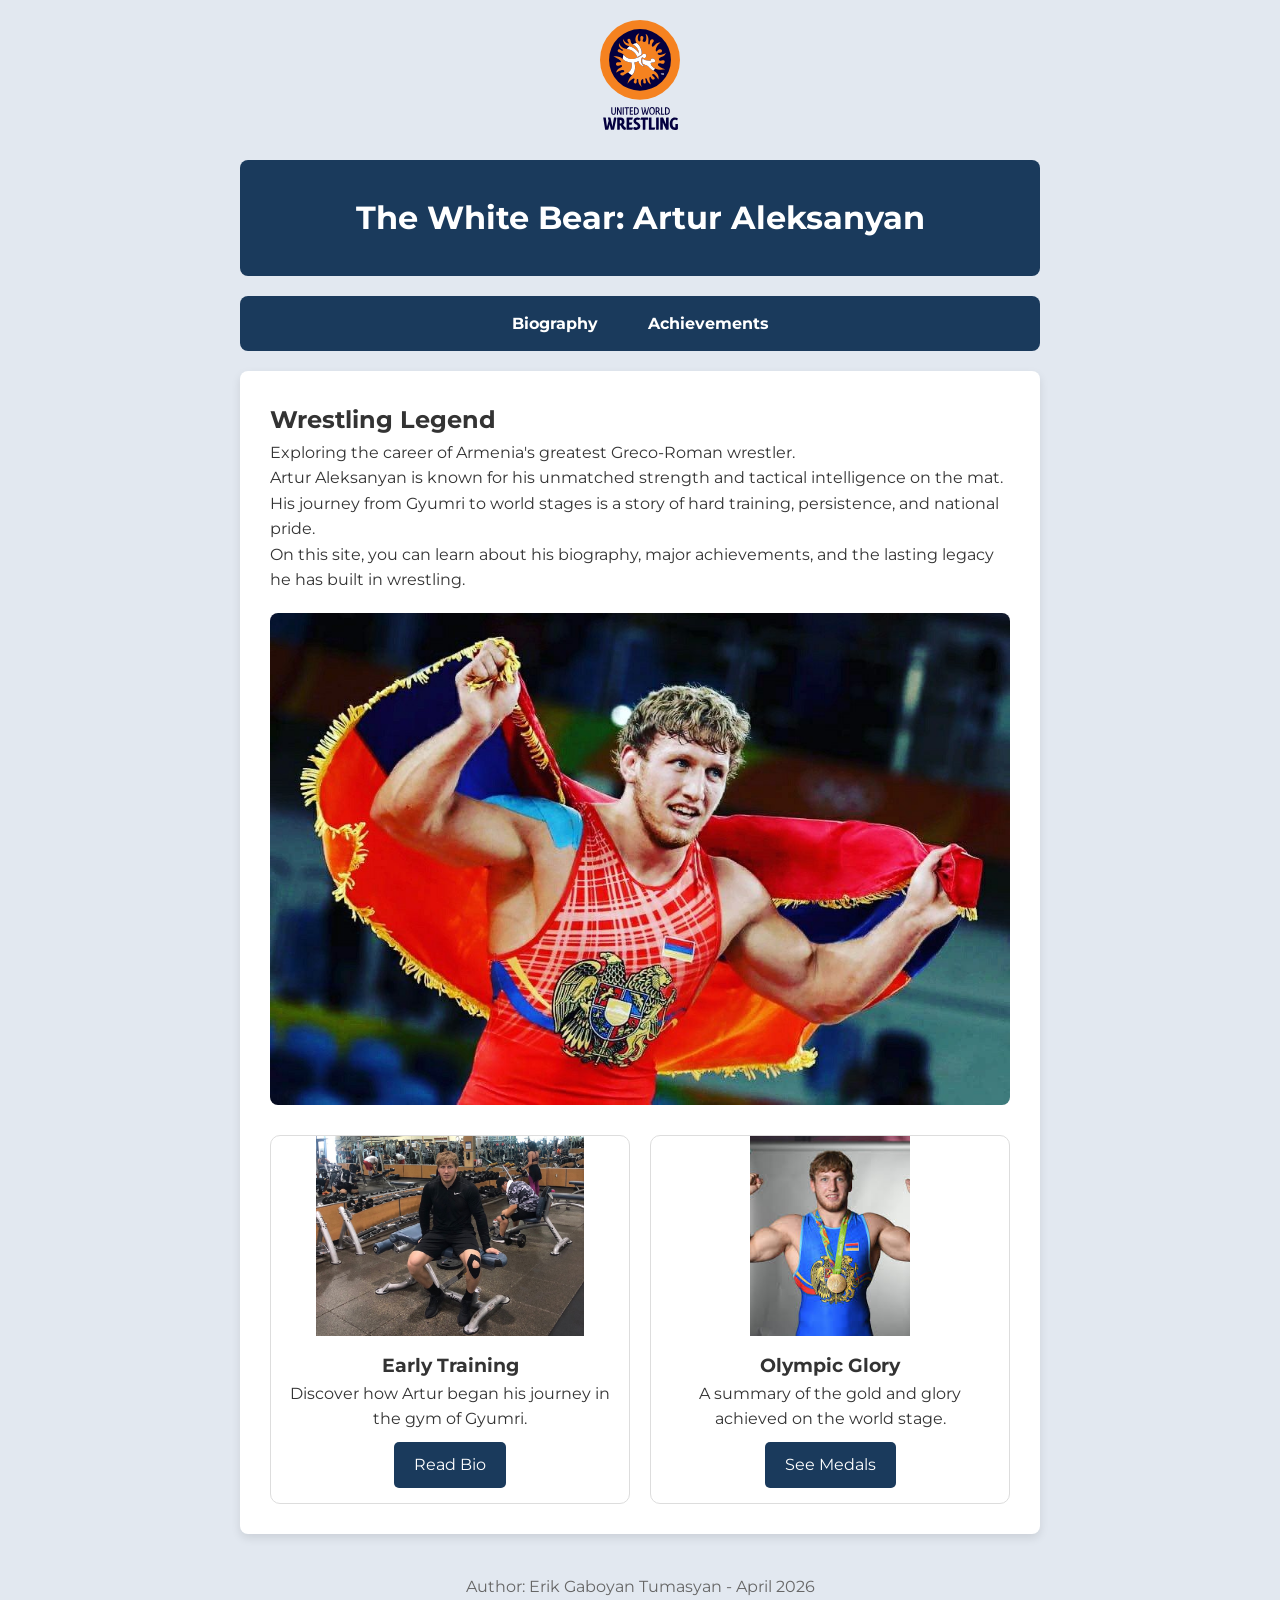
<file: index.html>
<!DOCTYPE html>
<html lang="en">
<head>
    <meta charset="UTF-8">
    <meta name="viewport" content="width=device-width, initial-scale=1.0">
    <title>Artur Aleksanyan - Home</title>
    <link rel="stylesheet" href="main.css">
</head>
<body>
    <div id="container">
        <img src="img/logo.svg" alt="Logo" style="width:80px; display:block; margin:0 auto 10px;">
        <header>
            <h1>The White Bear:
                Artur Aleksanyan
            </h1>
        </header>
        <nav>
            <ul>
                <li><a href="pages/biography.html">Biography</a></li>
                <li><a href="pages/achievements.html">Achievements</a></li>
            </ul>
        </nav>
        <main>
            <section>
                <h2>Wrestling Legend</h2>
                <p>Exploring the career of Armenia's greatest Greco-Roman wrestler.</p>
                <p>Artur Aleksanyan is known for his unmatched strength and tactical intelligence on the mat. His journey from Gyumri to world stages is a story of hard training, persistence, and national pride.</p>
                <p>On this site, you can learn about his biography, major achievements, and the lasting legacy he has built in wrestling.</p>
                <p><img src="img/artur.jpg" alt="Artur Aleksanyan posing" width="600"></p>
            </section>
            <div class="card-container">
                <div class="card">
                    <img src="img/gym.jpg" alt="Training">
                    <div class="card-content">
                        <h3>Early Training</h3>
                        <p>Discover how Artur began his journey in the gym of Gyumri.</p>
                        <a href="pages/biography.html" class="btn">Read Bio</a>
                    </div>
                </div>
                
                <div class="card">
                    <img src="img/medal.jpg" alt="Medals">
                    <div class="card-content">
                        <h3>Olympic Glory</h3>
                        <p>A summary of the gold and glory achieved on the world stage.</p>
                        <a href="pages/achievements.html" class="btn">See Medals</a>
                    </div>
                </div>
            </div>
        </main>
        <footer>
            <p>Author: Erik Gaboyan Tumasyan - April 2026</p>
        </footer>
    </div>
</body>
</html>
</file>
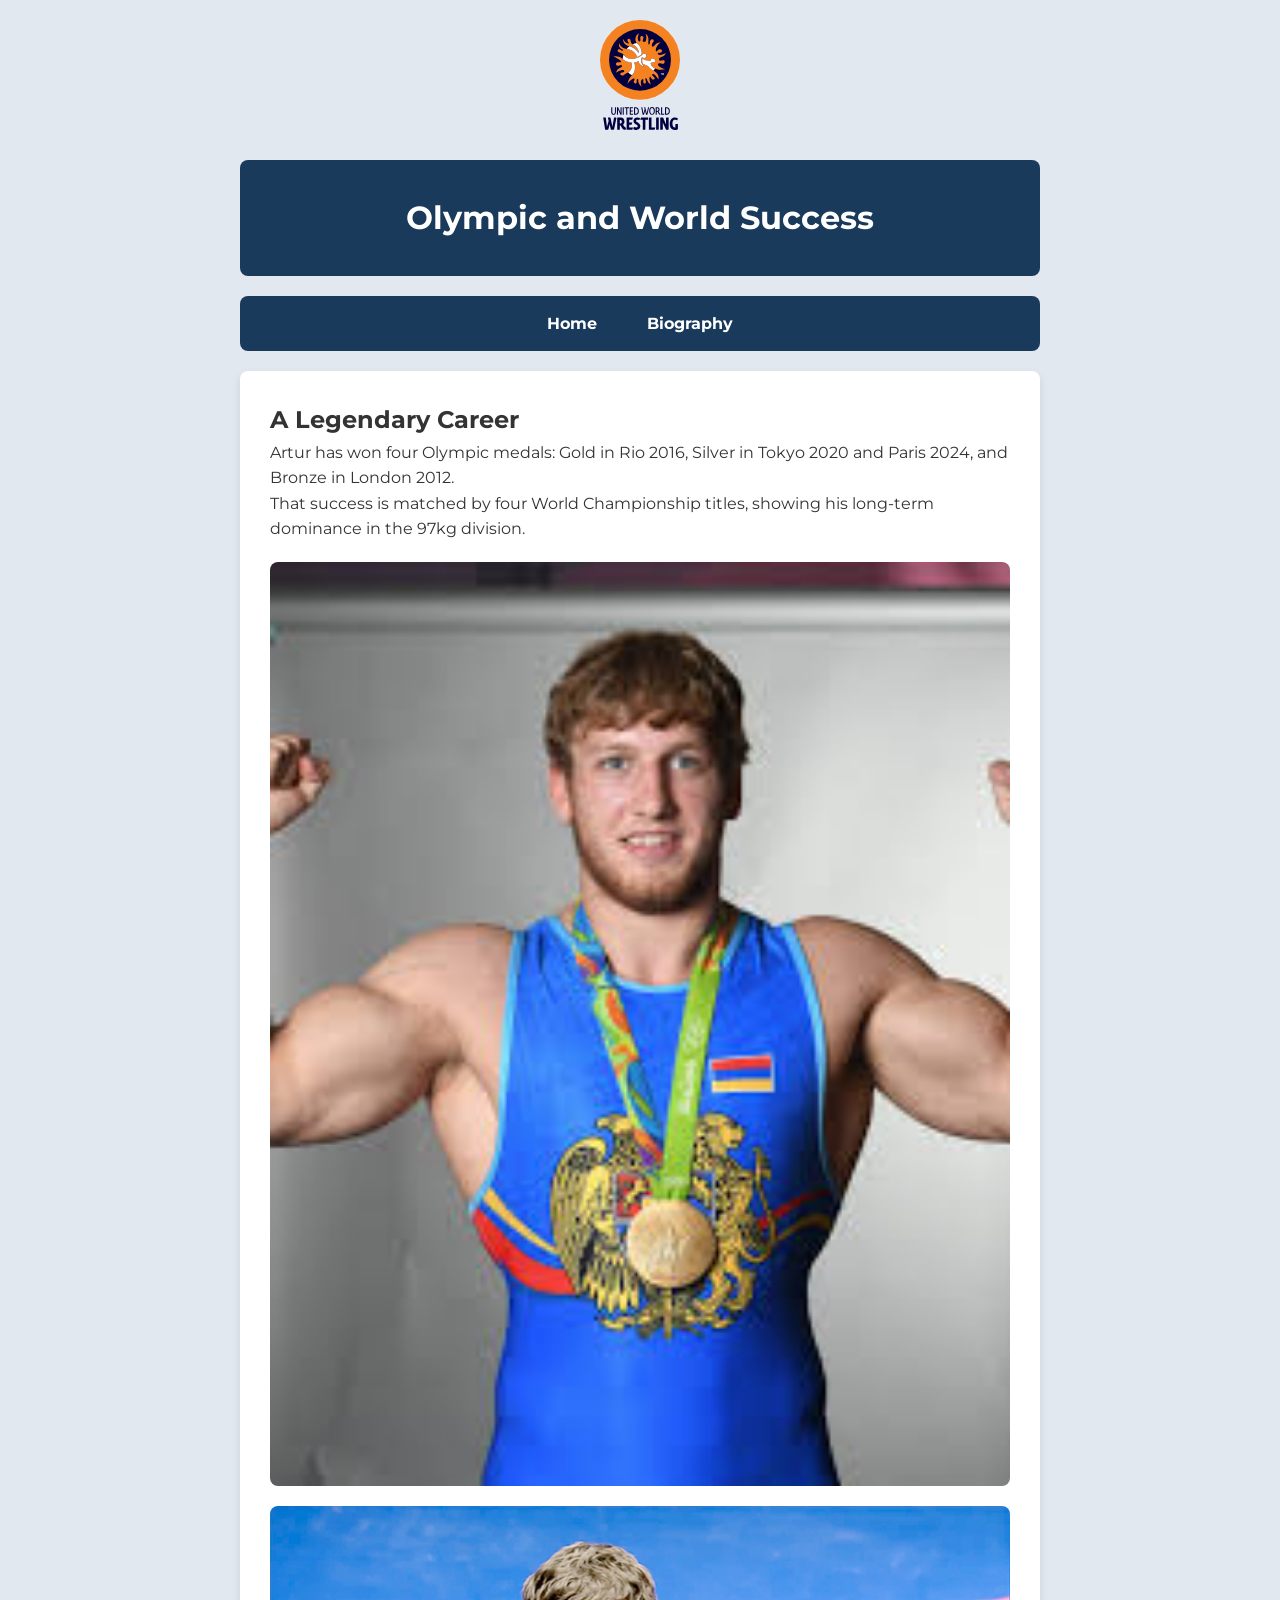
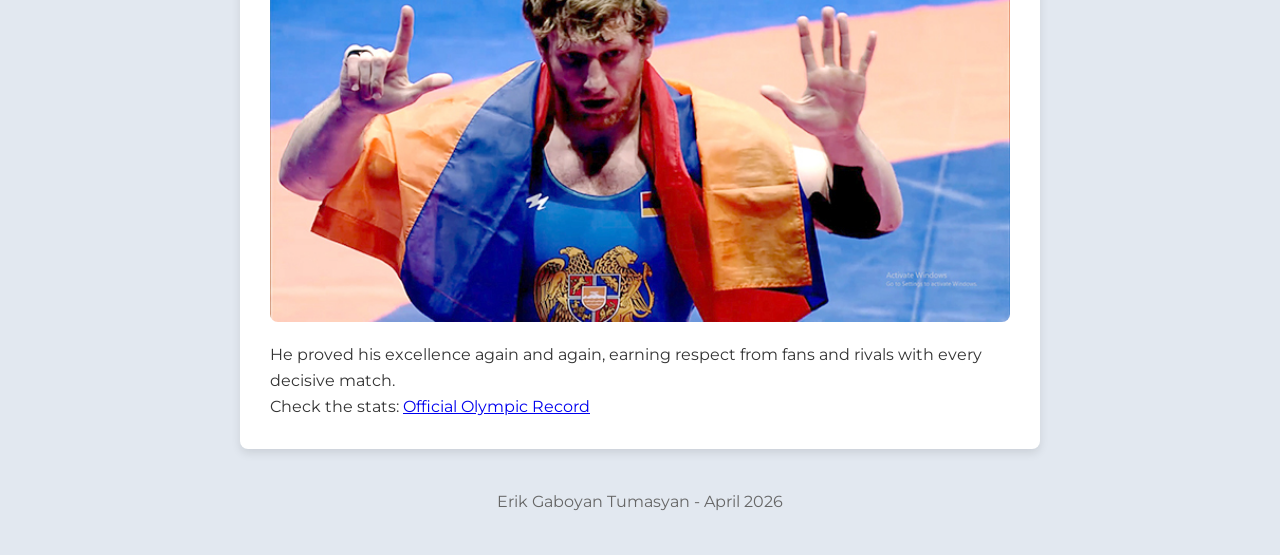
<file: pages/achievements.html>
<!DOCTYPE html>
<html lang="en">
<head>
    <meta charset="UTF-8">
    <meta name="viewport" content="width=device-width, initial-scale=1.0">
    <title>Achievements - Artur Aleksanyan</title>
    <link rel="stylesheet" href="../main.css">
</head>
<body>

    <div id="container">
        <img src="../img/logo.svg" alt="Logo" style="width:80px; display:block; margin:0 auto 10px;">
        <header>
            <h1>Olympic and World Success</h1>
        </header>
        <nav>
            <ul>
                <li><a href="../index.html">Home</a></li>
                <li><a href="biography.html">Biography</a></li>
            </ul>
        </nav>
        <main>
            <section>
                <h2>A Legendary Career</h2>
                <p>Artur has won four Olympic medals: Gold in Rio 2016, Silver in Tokyo 2020 and Paris 2024, and Bronze in London 2012.</p>
                <p>That success is matched by four World Championship titles, showing his long-term dominance in the 97kg division.</p>
                <p><img src="../img/medal.jpg" alt="Artur with his Olympic Gold Medal" width="600"></p>
                <p><img src="../img/7th.jpg" alt="Artur Aleksanyan seventh achievement" width="600"></p>
                <p>He proved his excellence again and again, earning respect from fans and rivals with every decisive match.</p>
                <p>Check the stats: <a href="https://www.olympics.com/en/athletes/artur-aleksanyan" target="_blank">Official Olympic Record</a></p>
            </section>
        </main>
        <footer>
            <p>Erik Gaboyan Tumasyan - April 2026</p>
        </footer>
    </div>

</body>
</html>
</file>
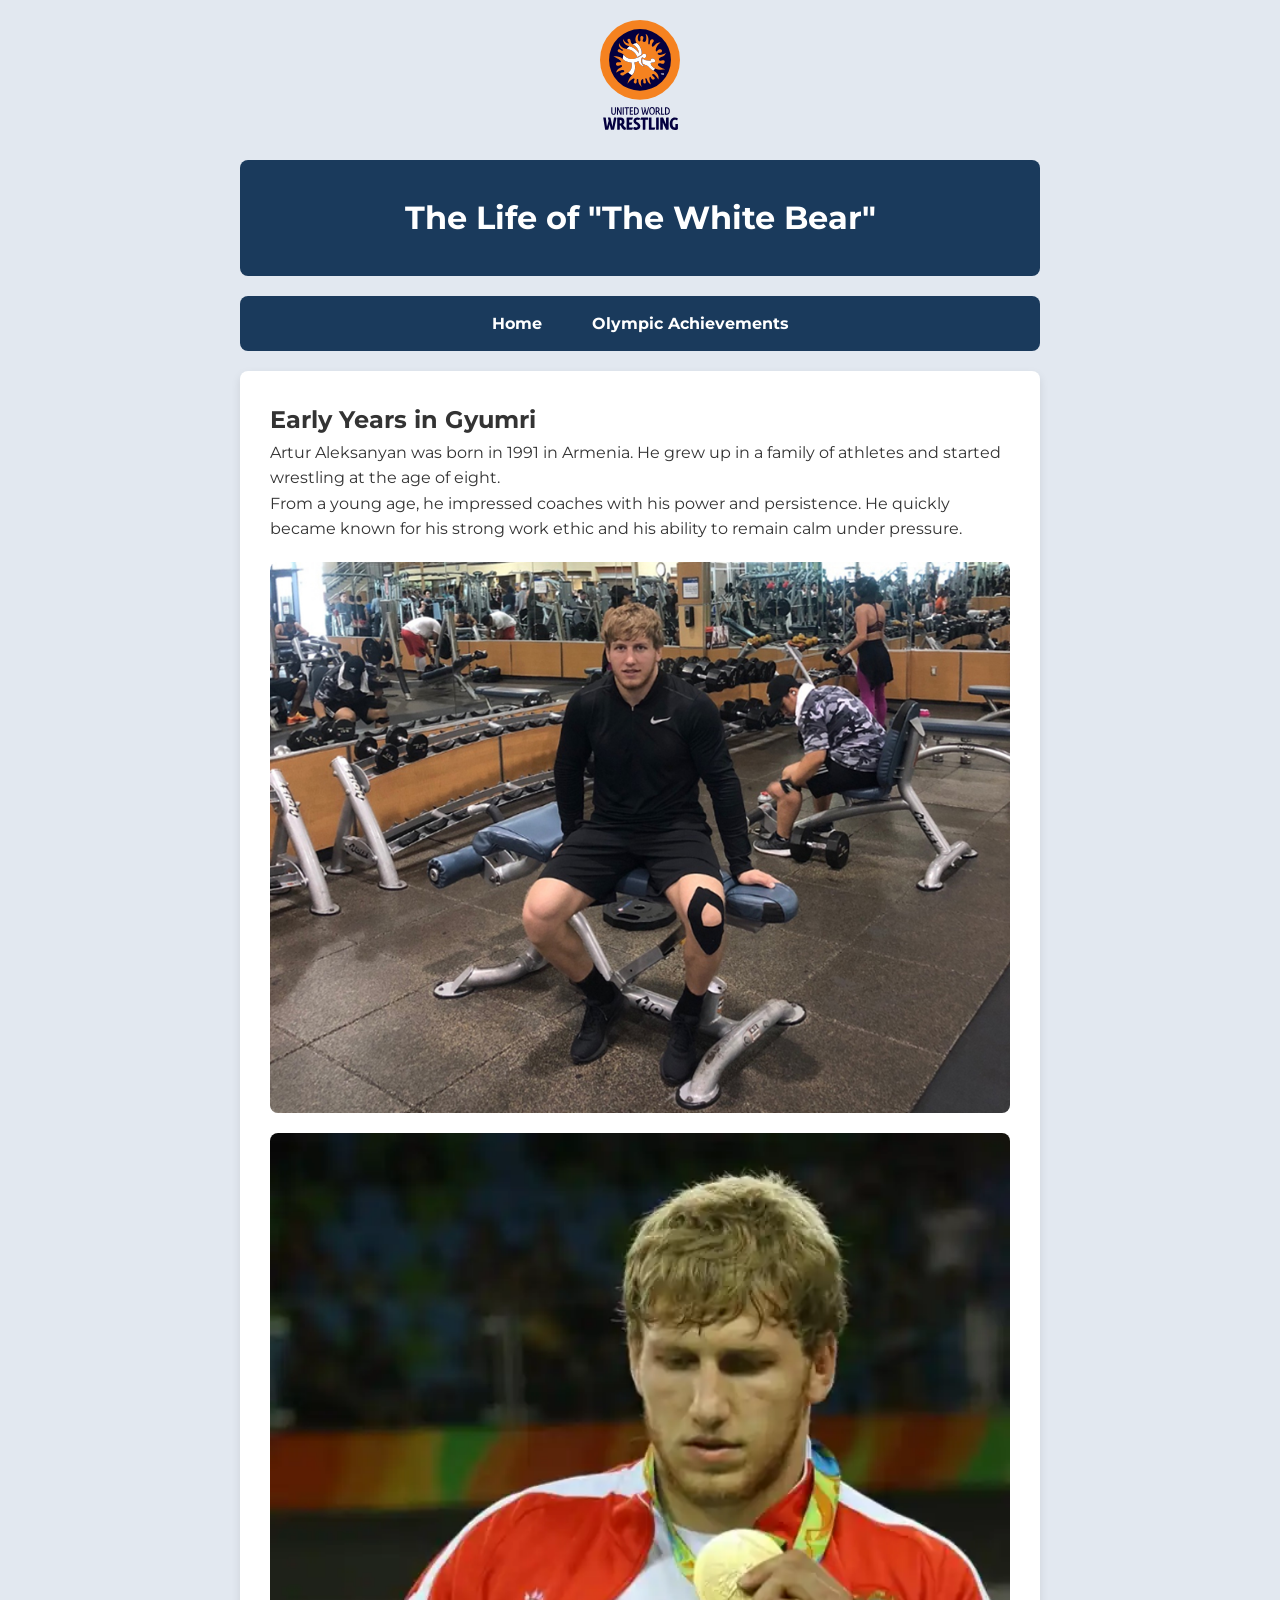
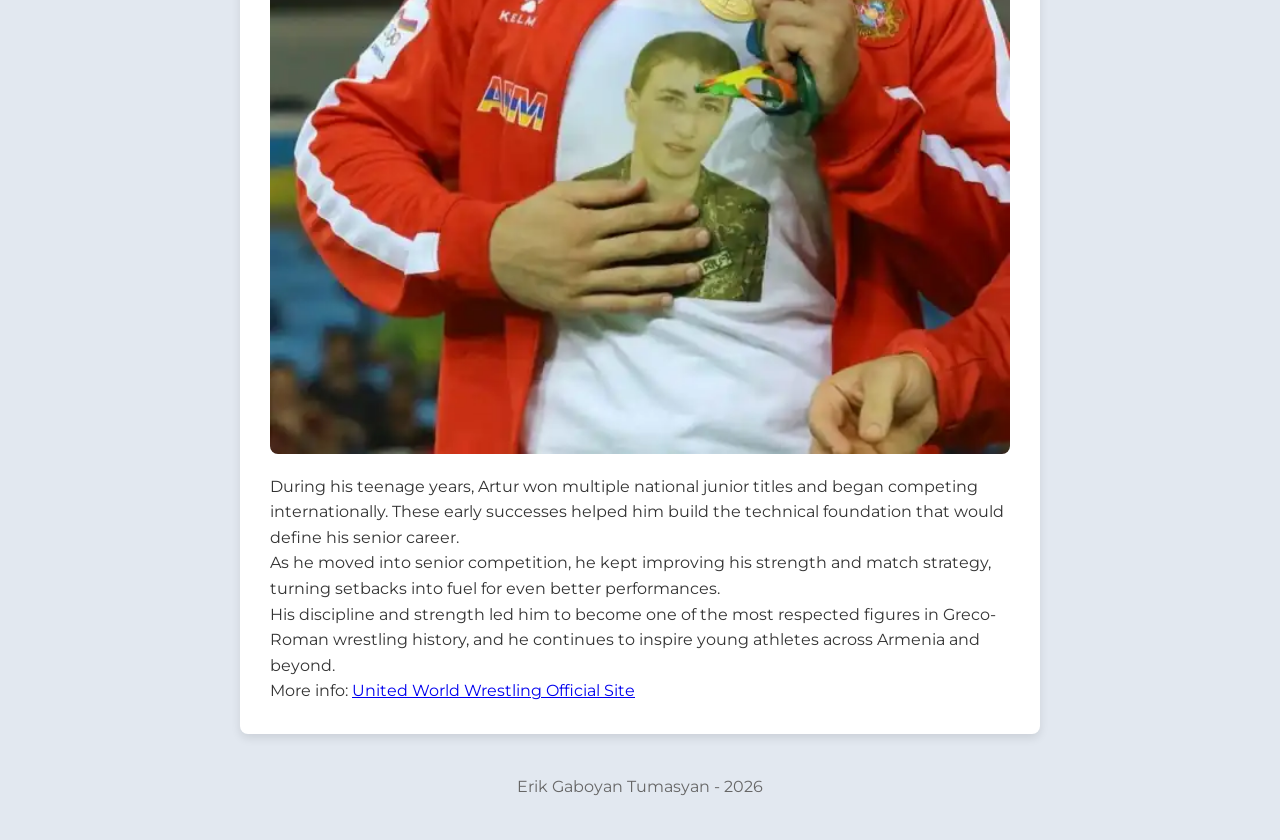
<file: pages/biography.html>
<!DOCTYPE html>
<html lang="en">
<head>
    <meta charset="UTF-8">
    <meta name="viewport" content="width=device-width, initial-scale=1.0">
    <title>Biography - Artur Aleksanyan</title>
    <link rel="stylesheet" href="../main.css">
</head>
<body>

    <div id="container">
        <img src="../img/logo.svg" alt="Logo" style="width:80px; display:block; margin:0 auto 10px;">
        <header>
            <h1>The Life of "The White Bear"</h1>
        </header>
        <nav>
            <ul>
                <li><a href="../index.html">Home</a></li>
                <li><a href="achievements.html">Olympic Achievements</a></li>
            </ul>
        </nav>
        <main>
            <section>
                <h2>Early Years in Gyumri</h2>
                <p>Artur Aleksanyan was born in 1991 in Armenia. He grew up in a family of athletes and started wrestling at the age of eight.</p>
                <p>From a young age, he impressed coaches with his power and persistence. He quickly became known for his strong work ethic and his ability to remain calm under pressure.</p>
                
                <p><img src="../img/gym.jpg" alt="Artur training in the gym" width="600"></p>
                <p><img src="../img/heros.webp" alt="Artur Aleksanyan heroes" width="600"></p>

                <p>During his teenage years, Artur won multiple national junior titles and began competing internationally. These early successes helped him build the technical foundation that would define his senior career.</p>
                <p>As he moved into senior competition, he kept improving his strength and match strategy, turning setbacks into fuel for even better performances.</p>
                <p>His discipline and strength led him to become one of the most respected figures in Greco-Roman wrestling history, and he continues to inspire young athletes across Armenia and beyond.</p>
                <p>More info: <a href="https://uww.org/" target="_blank">United World Wrestling Official Site</a></p>
            </section>
        </main>
        <footer>
            <p>Erik Gaboyan Tumasyan - 2026</p>
        </footer>
    </div>

</body>
</html>
</file>
<file: main.css>
@import url('https://fonts.googleapis.com/css2?family=Montserrat:wght@400;700&display=swap');

* {
  margin: 0;
  padding: 0;
  box-sizing: border-box;
}

body {
  font-family: 'Montserrat', sans-serif;
  line-height: 1.6;
  color: #333;
  background-color: #e2e8f0;
  padding: 20px;
}

#container {
  display: grid;
  grid-template-columns: 1fr minmax(auto, 800px) 1fr;
  grid-gap: 20px;
  width: 100%;
}

#container > * {
  grid-column: 2 / 3;
}

header {
  background-color: #1a3a5c;
  color: white;
  text-align: center;
  padding: 2rem;
  border-radius: 8px;
}

nav {
  background-color: #1a3a5c;
  border-radius: 8px;
  overflow: hidden;
}

nav ul {
  list-style: none;
  display: flex;
  justify-content: center;
}

nav a {
  color: white;
  text-decoration: none;
  font-weight: bold;
  padding: 15px 25px;
  display: block;
  transition: 0.3s;
}

nav a:hover {
  background-color: #d4af37;
  color: #1a3a5c;
}

main {
  background-color: white;
  padding: 30px;
  border-radius: 8px;
  box-shadow: 0 4px 10px rgba(0,0,0,0.1);
}

main img {
  max-width: 100%;
  width: 100%;
  height: auto;
  display: block;
  margin: 20px auto;
  border-radius: 8px;
  object-fit: contain;
}

.card-container {
  display: grid;
  grid-template-columns: 1fr 1fr;
  gap: 20px;
  margin-top: 30px;
}

.card {
  border: 1px solid #ddd;
  border-radius: 10px;
  overflow: hidden;
  transition: 0.4s;
  display: flex;
  flex-direction: column;
}

.card:hover {
  transform: translateY(-5px);
  box-shadow: 0 10px 20px rgba(0,0,0,0.15);
}

.card img {
  width: 100%;
  height: 200px;
  object-fit: contain;
  margin: 0;
}

.card-content {
  padding: 15px;
  text-align: center;
}

.btn {
  display: inline-block;
  background-color: #1a3a5c;
  color: white;
  padding: 10px 20px;
  text-decoration: none;
  border-radius: 5px;
  margin-top: 10px;
  transition: 0.3s;
}

.btn:hover {
  background-color: #d4af37;
  transform: scale(1.05);
}

footer {
  text-align: center;
  padding: 20px;
  color: #666;
}

@media (max-width: 600px) {
  #container { grid-template-columns: 1fr; }
  #container > * { grid-column: 1; }
  .card-container { grid-template-columns: 1fr; }
}
</file>
